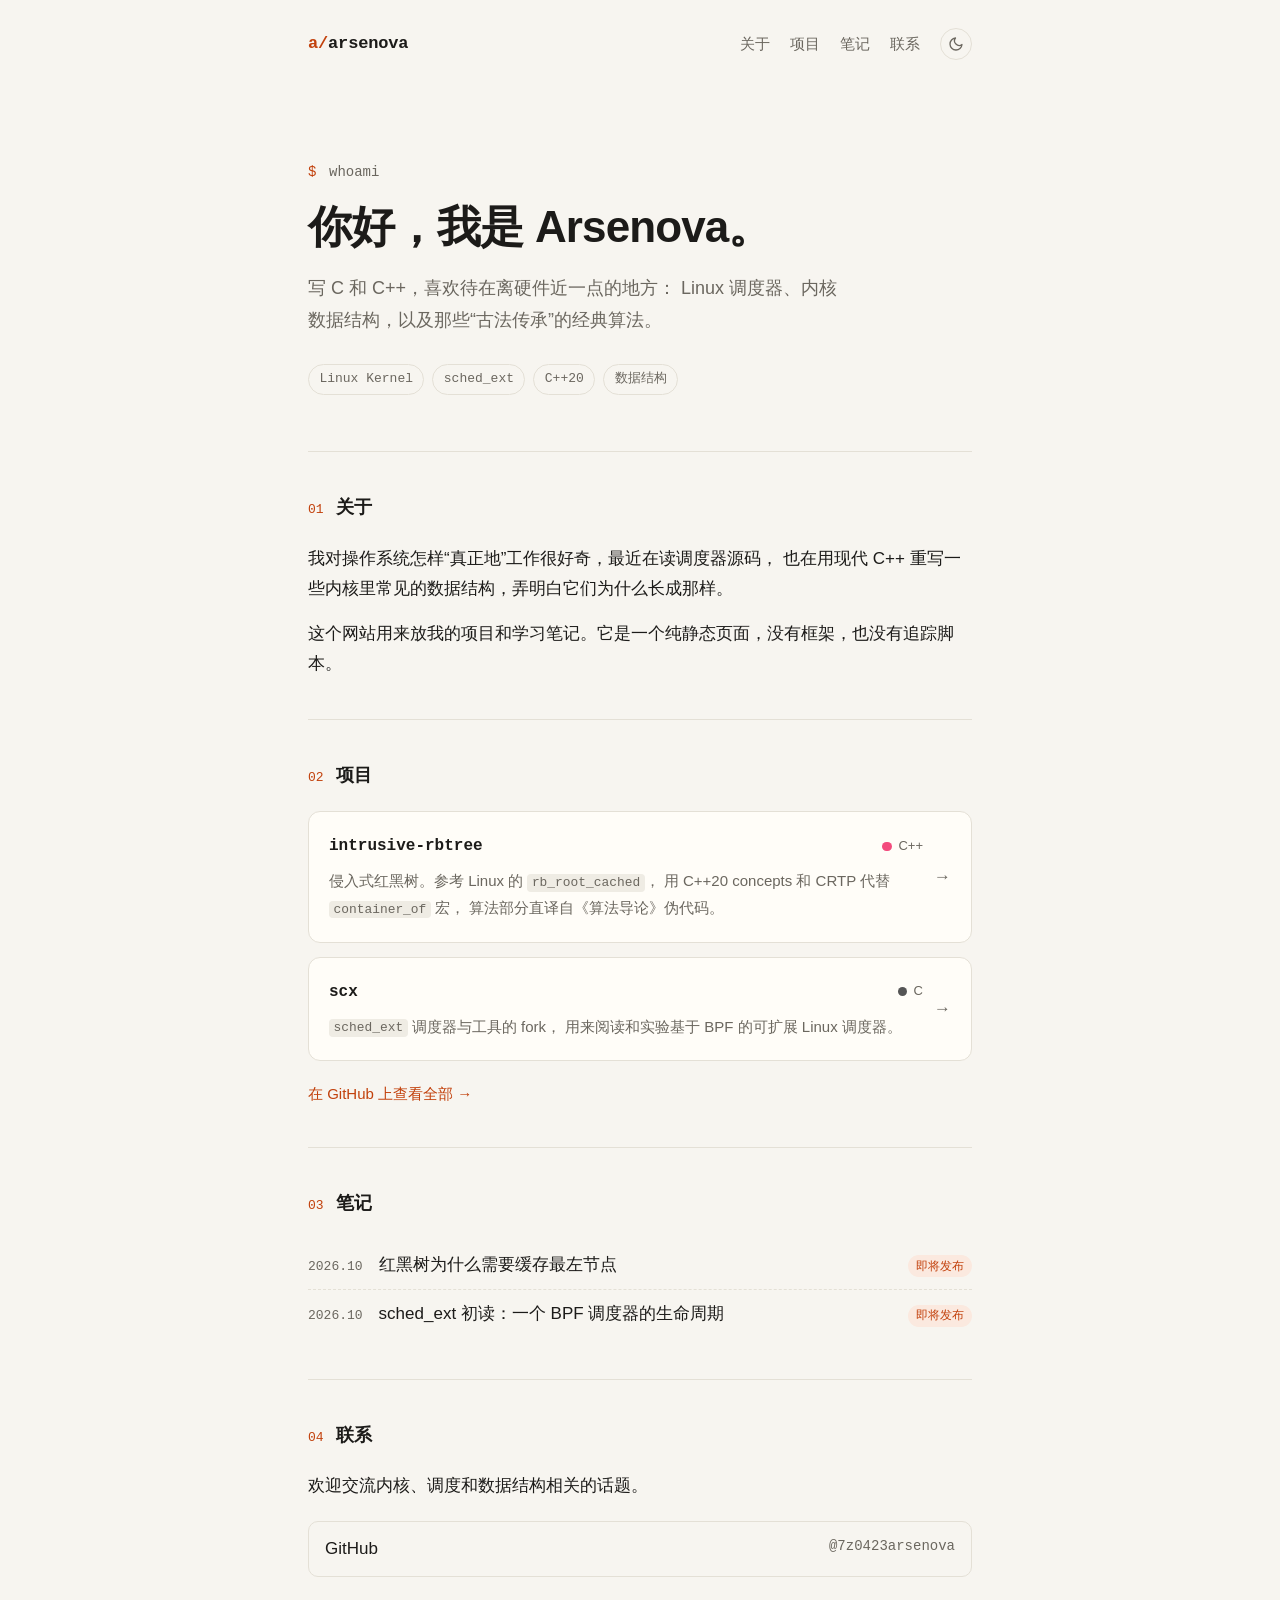
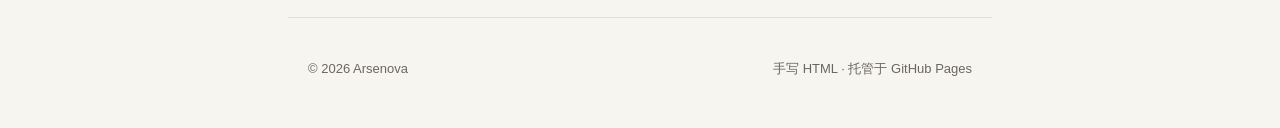
<file: index.html>
<!doctype html>
<html lang="zh-CN">
<head>
  <meta charset="utf-8">
  <meta name="viewport" content="width=device-width, initial-scale=1">
  <title>Arsenova</title>
  <meta name="description" content="Arsenova 的个人网站：系统编程、Linux 内核与数据结构。">
  <meta name="color-scheme" content="light dark">
  <meta property="og:title" content="Arsenova">
  <meta property="og:description" content="系统编程、Linux 内核与数据结构。">
  <meta property="og:type" content="website">
  <link rel="icon" href="favicon.svg" type="image/svg+xml">
  <link rel="stylesheet" href="style.css">
  <script>
    // 在首屏渲染前应用已保存的主题，避免闪烁
    try {
      var t = localStorage.getItem("theme");
      if (t === "light" || t === "dark") document.documentElement.dataset.theme = t;
    } catch (e) {}
  </script>
</head>
<body>
  <a class="skip" href="#main">跳到正文</a>

  <header class="site-header">
    <a class="brand" href="/" aria-label="首页">
      <span class="brand-mark" aria-hidden="true">a/</span>arsenova
    </a>
    <nav class="nav" aria-label="主导航">
      <a href="#about">关于</a>
      <a href="#projects">项目</a>
      <a href="#notes">笔记</a>
      <a href="#contact">联系</a>
      <button class="theme-toggle" type="button" aria-label="切换深浅色">
        <svg class="icon-sun" viewBox="0 0 24 24" aria-hidden="true"><circle cx="12" cy="12" r="4"/><path d="M12 2v2M12 20v2M4.93 4.93l1.41 1.41M17.66 17.66l1.41 1.41M2 12h2M20 12h2M4.93 19.07l1.41-1.41M17.66 6.34l1.41-1.41"/></svg>
        <svg class="icon-moon" viewBox="0 0 24 24" aria-hidden="true"><path d="M21 12.79A9 9 0 1 1 11.21 3 7 7 0 0 0 21 12.79z"/></svg>
      </button>
    </nav>
  </header>

  <main id="main">
    <section class="hero">
      <p class="eyebrow"><span class="prompt">$</span> whoami</p>
      <h1>你好，我是 Arsenova。</h1>
      <p class="lede">
        写 C 和 C++，喜欢待在离硬件近一点的地方：
        Linux 调度器、内核数据结构，以及那些“古法传承”的经典算法。
      </p>
      <ul class="tags" aria-label="关注方向">
        <li>Linux Kernel</li>
        <li>sched_ext</li>
        <li>C++20</li>
        <li>数据结构</li>
      </ul>
    </section>

    <section id="about" class="section">
      <h2 class="section-title"><span>01</span>关于</h2>
      <div class="prose">
        <p>
          <!-- TODO: 换成你自己的介绍 -->
          我对操作系统怎样“真正地”工作很好奇，最近在读调度器源码，
          也在用现代 C++ 重写一些内核里常见的数据结构，弄明白它们为什么长成那样。
        </p>
        <p>
          这个网站用来放我的项目和学习笔记。它是一个纯静态页面，没有框架，也没有追踪脚本。
        </p>
      </div>
    </section>

    <section id="projects" class="section">
      <h2 class="section-title"><span>02</span>项目</h2>
      <ul class="cards">
        <li class="card">
          <a class="card-link" href="https://github.com/7z0423arsenova/intrusive-rbtree">
            <div class="card-head">
              <h3>intrusive-rbtree</h3>
              <span class="lang"><i style="--c:#f34b7d"></i>C++</span>
            </div>
            <p>
              侵入式红黑树。参考 Linux 的 <code>rb_root_cached</code>，
              用 C++20 concepts 和 CRTP 代替 <code>container_of</code> 宏，
              算法部分直译自《算法导论》伪代码。
            </p>
            <span class="card-arrow" aria-hidden="true">→</span>
          </a>
        </li>
        <li class="card">
          <a class="card-link" href="https://github.com/7z0423arsenova/scx">
            <div class="card-head">
              <h3>scx</h3>
              <span class="lang"><i style="--c:#555555"></i>C</span>
            </div>
            <p>
              <code>sched_ext</code> 调度器与工具的 fork，
              用来阅读和实验基于 BPF 的可扩展 Linux 调度器。
            </p>
            <span class="card-arrow" aria-hidden="true">→</span>
          </a>
        </li>
      </ul>
      <p class="more"><a href="https://github.com/7z0423arsenova">在 GitHub 上查看全部 →</a></p>
    </section>

    <section id="notes" class="section">
      <h2 class="section-title"><span>03</span>笔记</h2>
      <!-- TODO: 写了文章后把链接加到这里 -->
      <ul class="notes">
        <li>
          <time datetime="2026-10">2026.10</time>
          <span>红黑树为什么需要缓存最左节点</span>
          <em class="soon">即将发布</em>
        </li>
        <li>
          <time datetime="2026-10">2026.10</time>
          <span>sched_ext 初读：一个 BPF 调度器的生命周期</span>
          <em class="soon">即将发布</em>
        </li>
      </ul>
    </section>

    <section id="contact" class="section">
      <h2 class="section-title"><span>04</span>联系</h2>
      <p class="prose">欢迎交流内核、调度和数据结构相关的话题。</p>
      <ul class="links">
        <li><a href="https://github.com/7z0423arsenova">GitHub<span>@7z0423arsenova</span></a></li>
        <!-- TODO: 填入真实邮箱后取消注释
        <li><a href="mailto:hi@arsenova.tech">Email<span>hi@arsenova.tech</span></a></li>
        -->
      </ul>
    </section>
  </main>

  <footer class="site-footer">
    <span>© <span id="year">2026</span> Arsenova</span>
    <span class="muted">手写 HTML · 托管于 GitHub Pages</span>
  </footer>

  <script>
    document.getElementById("year").textContent = new Date().getFullYear();

    document.querySelector(".theme-toggle").addEventListener("click", function () {
      var root = document.documentElement;
      var current = root.dataset.theme ||
        (matchMedia("(prefers-color-scheme: dark)").matches ? "dark" : "light");
      var next = current === "dark" ? "light" : "dark";
      root.dataset.theme = next;
      try { localStorage.setItem("theme", next); } catch (e) {}
    });
  </script>
</body>
</html>
</file>
<file: style.css>
/* ---------- 颜色与字体 ---------- */
:root {
  --bg: #f7f5f0;
  --surface: #fffdf8;
  --text: #1c1b19;
  --muted: #6b675f;
  --line: #e4e0d6;
  --accent: #c2410c;
  --accent-soft: #fbe9df;
  --code-bg: #efece4;

  --sans: -apple-system, BlinkMacSystemFont, "Segoe UI", "PingFang SC",
    "Hiragino Sans GB", "Microsoft YaHei", "Noto Sans CJK SC", sans-serif;
  --mono: ui-monospace, "SF Mono", "JetBrains Mono", "Cascadia Code",
    Menlo, Consolas, monospace;

  --max: 44rem;
  color-scheme: light;
}

@media (prefers-color-scheme: dark) {
  :root:not([data-theme="light"]) {
    --bg: #141412;
    --surface: #1b1b18;
    --text: #ecebe6;
    --muted: #9a968c;
    --line: #2c2b27;
    --accent: #fb923c;
    --accent-soft: #2e1e14;
    --code-bg: #24231f;
    color-scheme: dark;
  }
}

:root[data-theme="dark"] {
  --bg: #141412;
  --surface: #1b1b18;
  --text: #ecebe6;
  --muted: #9a968c;
  --line: #2c2b27;
  --accent: #fb923c;
  --accent-soft: #2e1e14;
  --code-bg: #24231f;
  color-scheme: dark;
}

/* ---------- 基础 ---------- */
*,
*::before,
*::after { box-sizing: border-box; }

html { scroll-behavior: smooth; -webkit-text-size-adjust: 100%; }

body {
  margin: 0;
  background: var(--bg);
  color: var(--text);
  font-family: var(--sans);
  font-size: 1.0625rem;
  line-height: 1.75;
  -webkit-font-smoothing: antialiased;
  transition: background-color .2s, color .2s;
}

a { color: inherit; text-decoration: none; }

code {
  font-family: var(--mono);
  font-size: .86em;
  background: var(--code-bg);
  padding: .1em .35em;
  border-radius: 4px;
}

::selection { background: var(--accent); color: var(--bg); }

:focus-visible { outline: 2px solid var(--accent); outline-offset: 3px; border-radius: 4px; }

.skip {
  position: absolute;
  left: -999px;
}
.skip:focus { left: 1rem; top: 1rem; background: var(--surface); padding: .4rem .8rem; z-index: 10; }

/* ---------- 布局 ---------- */
.site-header,
main,
.site-footer {
  width: 100%;
  max-width: var(--max);
  margin: 0 auto;
  padding-inline: 1.25rem;
}

.site-header {
  display: flex;
  align-items: center;
  justify-content: space-between;
  gap: 1rem;
  padding-block: 1.75rem;
}

.brand {
  font-family: var(--mono);
  font-weight: 600;
  letter-spacing: -.01em;
}
.brand-mark { color: var(--accent); }

.nav {
  display: flex;
  align-items: center;
  gap: 1.25rem;
  font-size: .9375rem;
  color: var(--muted);
}
.nav a:hover { color: var(--text); }

.theme-toggle {
  display: grid;
  place-items: center;
  width: 2rem;
  height: 2rem;
  padding: 0;
  border: 1px solid var(--line);
  border-radius: 999px;
  background: transparent;
  color: var(--muted);
  cursor: pointer;
}
.theme-toggle:hover { color: var(--text); border-color: var(--muted); }
.theme-toggle svg {
  width: 1rem;
  height: 1rem;
  fill: none;
  stroke: currentColor;
  stroke-width: 2;
  stroke-linecap: round;
  stroke-linejoin: round;
}
.icon-sun { display: none; }
:root[data-theme="dark"] .icon-sun { display: block; }
:root[data-theme="dark"] .icon-moon { display: none; }
@media (prefers-color-scheme: dark) {
  :root:not([data-theme="light"]) .icon-sun { display: block; }
  :root:not([data-theme="light"]) .icon-moon { display: none; }
}

/* ---------- 首屏 ---------- */
.hero { padding-block: 4.5rem 3.5rem; }

.eyebrow {
  margin: 0 0 1rem;
  font-family: var(--mono);
  font-size: .875rem;
  color: var(--muted);
}
.prompt { color: var(--accent); margin-right: .5ch; }

h1 {
  margin: 0;
  font-size: clamp(2rem, 6vw, 2.75rem);
  line-height: 1.2;
  letter-spacing: -.02em;
  font-weight: 700;
}

.lede {
  margin: 1.25rem 0 0;
  max-width: 34rem;
  font-size: 1.125rem;
  color: var(--muted);
}

.tags {
  display: flex;
  flex-wrap: wrap;
  gap: .5rem;
  margin: 1.75rem 0 0;
  padding: 0;
  list-style: none;
}
.tags li {
  font-family: var(--mono);
  font-size: .8125rem;
  padding: .2rem .65rem;
  border: 1px solid var(--line);
  border-radius: 999px;
  color: var(--muted);
}

/* ---------- 区块 ---------- */
.section {
  padding-block: 2.5rem;
  border-top: 1px solid var(--line);
  scroll-margin-top: 1rem;
}

.section-title {
  display: flex;
  align-items: baseline;
  gap: .75rem;
  margin: 0 0 1.25rem;
  font-size: 1.125rem;
  font-weight: 600;
}
.section-title span {
  font-family: var(--mono);
  font-size: .8125rem;
  font-weight: 400;
  color: var(--accent);
}

.prose { margin: 0; }
.prose p { margin: 0 0 1rem; }
.prose p:last-child { margin-bottom: 0; }

/* ---------- 项目卡片 ---------- */
.cards {
  display: grid;
  gap: .875rem;
  margin: 0;
  padding: 0;
  list-style: none;
}

.card-link {
  position: relative;
  display: block;
  padding: 1.25rem 3rem 1.25rem 1.25rem;
  background: var(--surface);
  border: 1px solid var(--line);
  border-radius: 12px;
  transition: border-color .15s, transform .15s;
}
.card-link:hover { border-color: var(--accent); transform: translateY(-1px); }

.card-head {
  display: flex;
  align-items: center;
  justify-content: space-between;
  gap: 1rem;
  flex-wrap: wrap;
}
.card h3 {
  margin: 0;
  font-family: var(--mono);
  font-size: 1rem;
  font-weight: 600;
}
.card p {
  margin: .5rem 0 0;
  font-size: .9375rem;
  color: var(--muted);
}

.lang {
  display: inline-flex;
  align-items: center;
  gap: .4rem;
  font-size: .8125rem;
  color: var(--muted);
}
.lang i {
  width: .6rem;
  height: .6rem;
  border-radius: 50%;
  background: var(--c);
}

.card-arrow {
  position: absolute;
  right: 1.25rem;
  top: 50%;
  transform: translateY(-50%);
  color: var(--muted);
  transition: color .15s, transform .15s;
}
.card-link:hover .card-arrow { color: var(--accent); transform: translate(3px, -50%); }

.more { margin: 1.25rem 0 0; font-size: .9375rem; }
.more a, .prose a { color: var(--accent); }
.more a:hover, .prose a:hover { text-decoration: underline; text-underline-offset: 3px; }

/* ---------- 笔记 ---------- */
.notes { margin: 0; padding: 0; list-style: none; }
.notes li {
  display: flex;
  align-items: baseline;
  gap: 1rem;
  padding-block: .6rem;
  border-bottom: 1px dashed var(--line);
}
.notes li:last-child { border-bottom: 0; }
.notes time {
  flex: none;
  font-family: var(--mono);
  font-size: .8125rem;
  color: var(--muted);
}
.notes span { flex: 1; min-width: 0; }
.soon {
  flex: none;
  font-style: normal;
  font-size: .75rem;
  padding: .05rem .5rem;
  border-radius: 999px;
  background: var(--accent-soft);
  color: var(--accent);
}

/* ---------- 联系 ---------- */
.links {
  display: grid;
  gap: .5rem;
  margin: 1.25rem 0 0;
  padding: 0;
  list-style: none;
}
.links a {
  display: flex;
  justify-content: space-between;
  gap: 1rem;
  padding: .75rem 1rem;
  border: 1px solid var(--line);
  border-radius: 10px;
  font-weight: 500;
}
.links a span { font-family: var(--mono); font-size: .875rem; font-weight: 400; color: var(--muted); }
.links a:hover { border-color: var(--accent); }
.links a:hover span { color: var(--accent); }

/* ---------- 页脚 ---------- */
.site-footer {
  display: flex;
  justify-content: space-between;
  flex-wrap: wrap;
  gap: .5rem;
  padding-block: 2.5rem 3rem;
  border-top: 1px solid var(--line);
  font-size: .8125rem;
  color: var(--muted);
}

/* ---------- 窄屏 ---------- */
@media (max-width: 34rem) {
  .site-header { padding-inline: 1rem; }
  main, .site-footer { padding-inline: 1rem; }
  .nav { gap: .9rem; font-size: .875rem; }
  .nav a:not(:last-of-type) { display: none; }
  .hero { padding-block: 3rem 2.5rem; }
  .notes li { flex-wrap: wrap; gap: .25rem .75rem; }
  .notes span { flex-basis: 100%; order: 3; }
}

@media (prefers-reduced-motion: reduce) {
  html { scroll-behavior: auto; }
  *, *::before, *::after { transition: none !important; }
}
</file>
